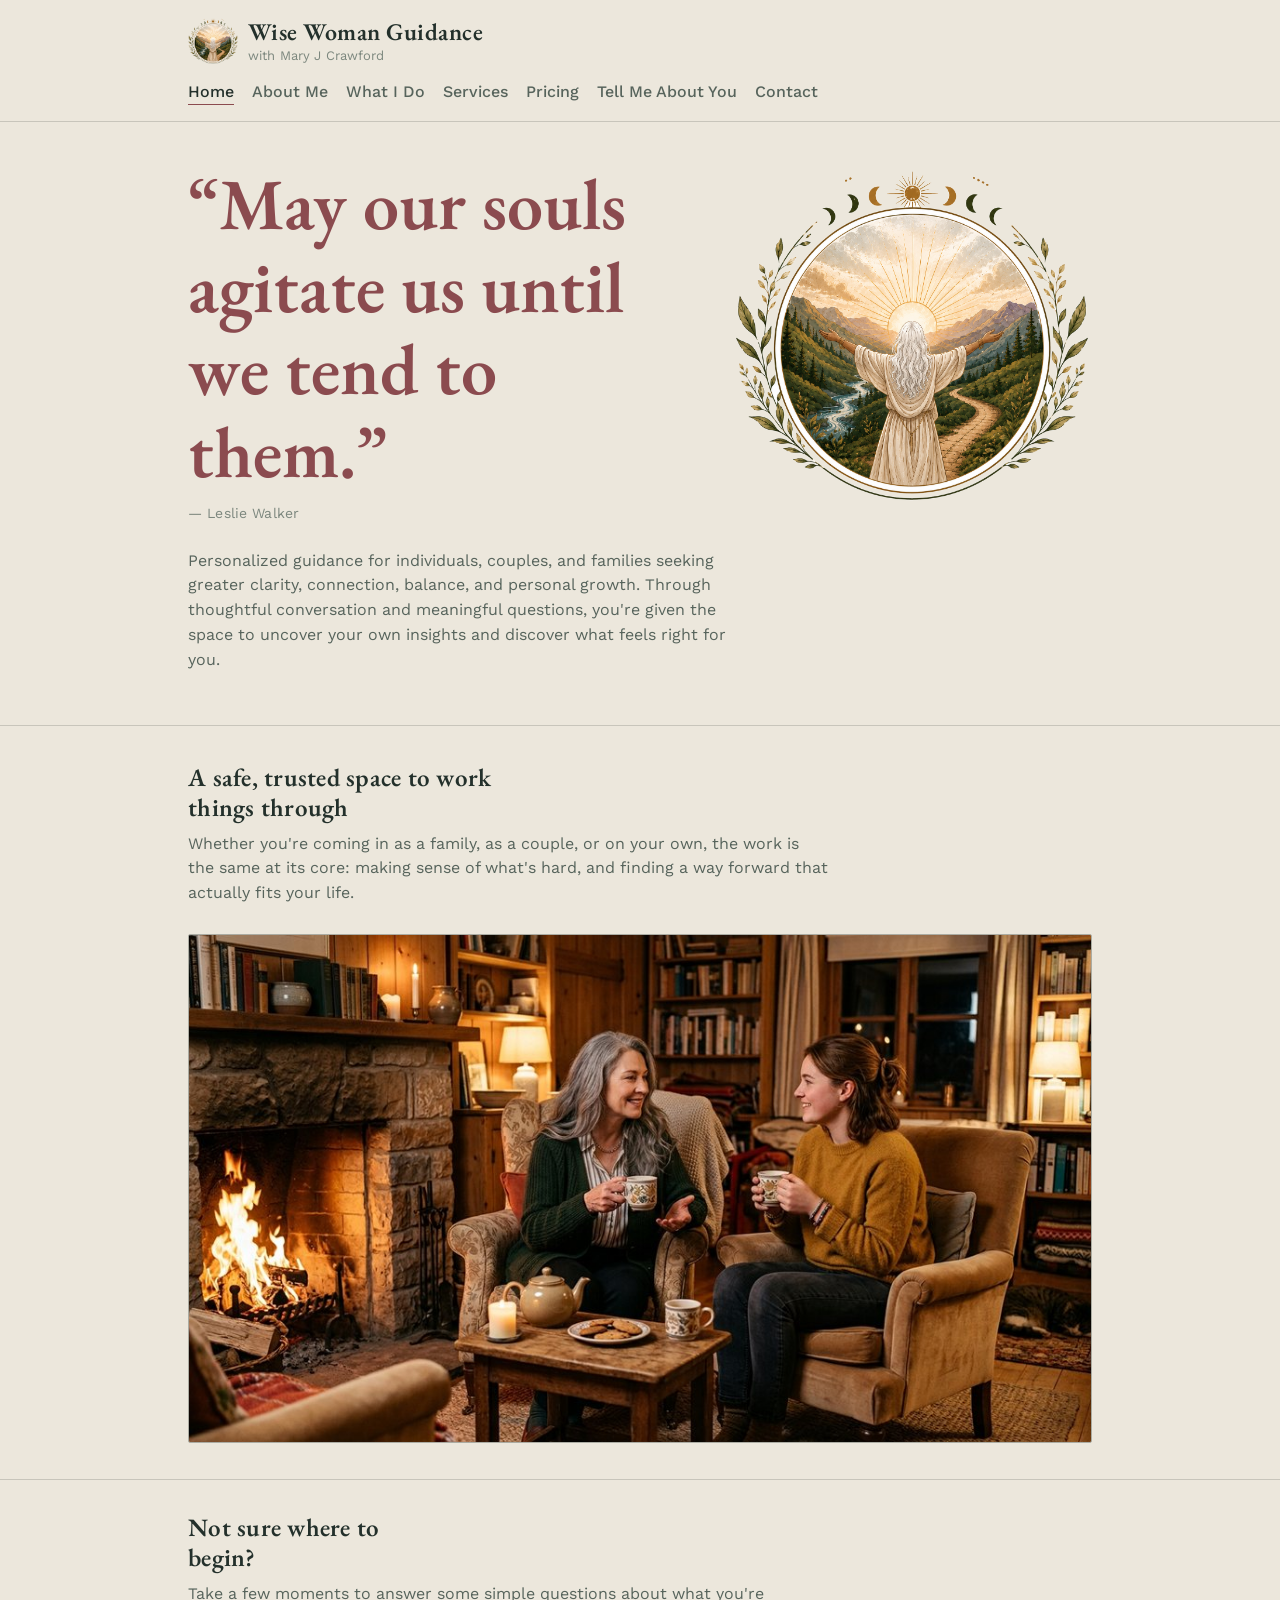
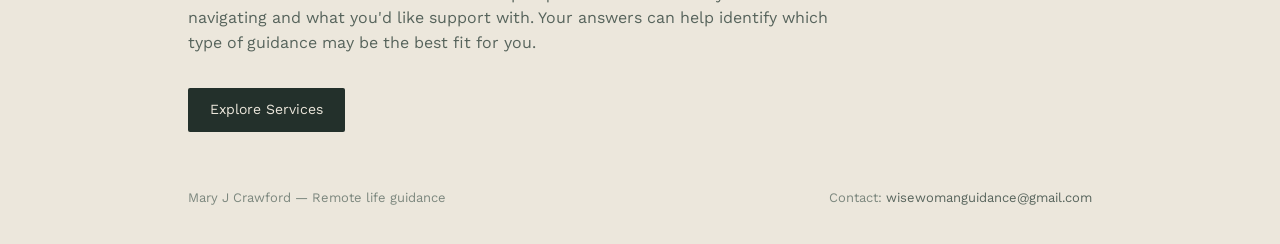
<file: index.html>
<!DOCTYPE html>
<html lang="en">
<head>
<meta charset="UTF-8">
<meta name="viewport" content="width=device-width, initial-scale=1.0">
<title>Wise Woman Guidance — with Mary J Crawford</title>
<meta name="description" content="Personalized support and guidance for life's transitions, relationships, challenges, and personal growth.">
<link rel="preconnect" href="https://fonts.googleapis.com">
<link href="https://fonts.googleapis.com/css2?family=EB+Garamond:wght@500;600;700&family=Work+Sans:wght@400;500&display=swap" rel="stylesheet">
<link rel="stylesheet" href="style.css">
</head>
<body>

<header class="site">
  <div class="wrap">
    <div class="brand"><img src="wise-woman-logo-v2.png" alt="Wise Woman Guidance logo"><span class="brand-text">Wise Woman Guidance<span class="brand-sub">with Mary J Crawford</span></span></div>
    <nav class="primary">
      <ul>
        <li><a href="index.html" aria-current="page">Home</a></li>
        <li><a href="about.html">About Me</a></li>
        <li><a href="what-i-do.html">What I Do</a></li>
        <li><a href="services.html">Services</a></li>
        <li><a href="pricing.html">Pricing</a></li>
        <li><a href="tell-me-about-you.html">Tell Me About You</a></li>
        <li><a href="contact.html">Contact</a></li>
      </ul>
    </nav>
  </div>
</header>

<section class="hero">
  <div class="wrap">
    <img src="wise-woman-logo-v2.png" alt="Wise Woman Guidance emblem" class="hero-logo">
    <p class="epigraph">&ldquo;May our souls agitate us until we tend to them.&rdquo;</p>
    <p class="epigraph-attrib">&mdash; Leslie Walker</p>
    <p class="epigraph-sub">Personalized guidance for individuals, couples, and families seeking greater clarity, connection, balance, and personal growth. Through thoughtful conversation and meaningful questions, you're given the space to uncover your own insights and discover what feels right for you.</p>
  </div>
</section>

<section>
  <div class="wrap">
    <h2>A safe, trusted space to work things through</h2>
    <p class="lede">Whether you're coming in as a family, as a couple, or on your own, the work is the same at its core: making sense of what's hard, and finding a way forward that actually fits your life.</p>
    <div class="framed-photo">
      <img src="home-hero-photo.jpg" alt="Two women sharing tea and conversation by a fireside">
    </div>
  </div>
</section>

<section class="cta-block" style="border-bottom:none;">
  <div class="wrap">
    <h2>Not sure where to begin?</h2>
    <p class="lede">Take a few moments to answer some simple questions about what you're navigating and what you'd like support with. Your answers can help identify which type of guidance may be the best fit for you.</p>
    <a href="services.html" class="btn">Explore Services</a>
  </div>
</section>

<footer class="site">
  <div class="wrap">
    <div>Mary J Crawford &mdash; Remote life guidance</div>
    <div>Contact: <a href="mailto:wisewomanguidance@gmail.com">wisewomanguidance@gmail.com</a></div>
  </div>
</footer>

</body>
</html>
</file>
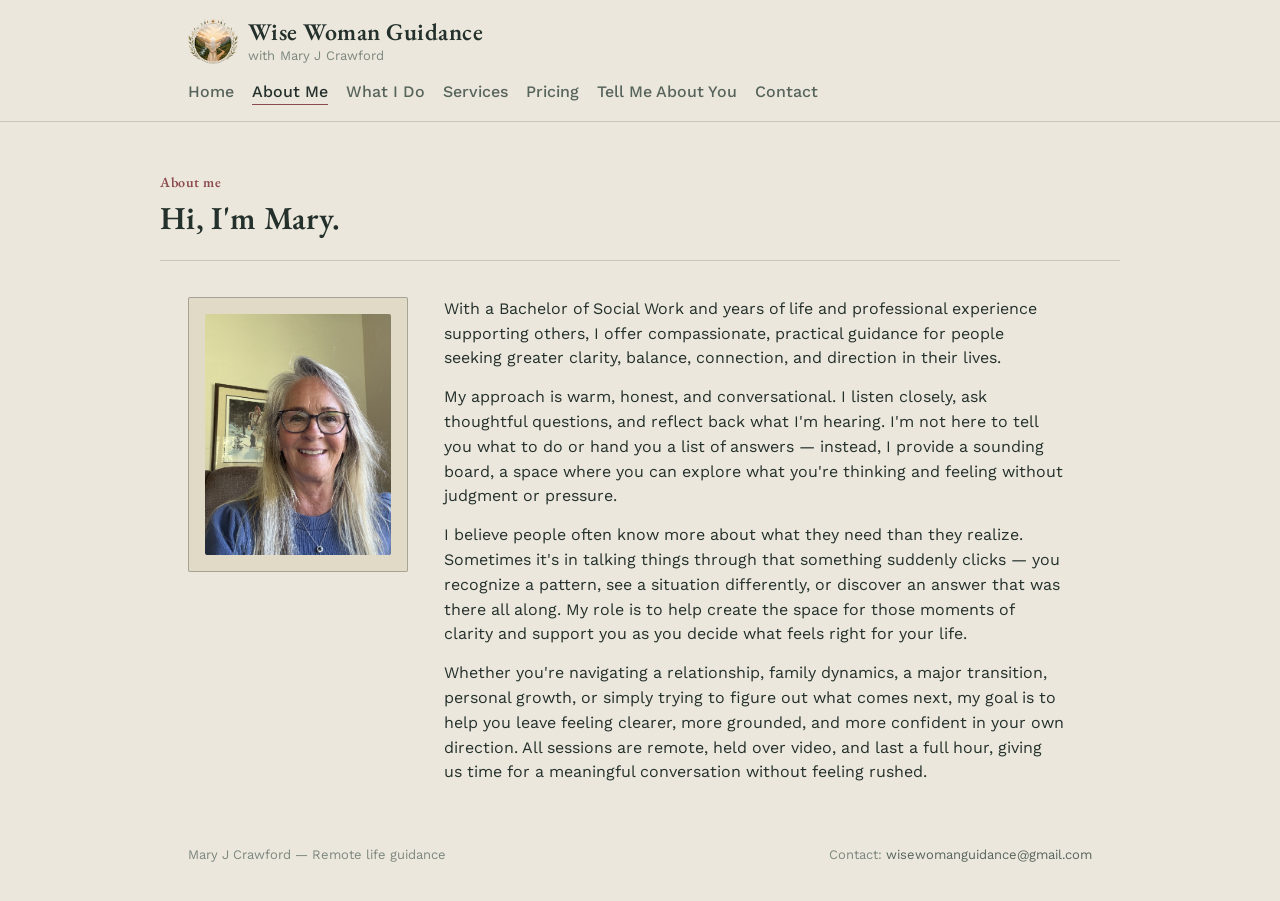
<file: about.html>
<!DOCTYPE html>
<html lang="en">
<head>
<meta charset="UTF-8">
<meta name="viewport" content="width=device-width, initial-scale=1.0">
<title>About Me — Wise Woman Guidance</title>
<link rel="preconnect" href="https://fonts.googleapis.com">
<link href="https://fonts.googleapis.com/css2?family=EB+Garamond:wght@500;600;700&family=Work+Sans:wght@400;500&display=swap" rel="stylesheet">
<link rel="stylesheet" href="style.css">
</head>
<body>

<header class="site">
  <div class="wrap">
    <div class="brand"><img src="wise-woman-logo-v2.png" alt="Wise Woman Guidance logo"><span class="brand-text">Wise Woman Guidance<span class="brand-sub">with Mary J Crawford</span></span></div>
    <nav class="primary">
      <ul>
        <li><a href="index.html">Home</a></li>
        <li><a href="about.html" aria-current="page">About Me</a></li>
        <li><a href="what-i-do.html">What I Do</a></li>
        <li><a href="services.html">Services</a></li>
        <li><a href="pricing.html">Pricing</a></li>
        <li><a href="tell-me-about-you.html">Tell Me About You</a></li>
        <li><a href="contact.html">Contact</a></li>
      </ul>
    </nav>
  </div>
</header>

<div class="page-head wrap">
  <p class="kicker">About me</p>
  <h1>Hi, I'm Mary.</h1>
</div>

<section style="border-bottom:none;">
  <div class="wrap about-grid">
    <div class="portrait"><img src="mary-profile-portrait.jpg" alt="Mary J Crawford"></div>
    <div class="bio">
      <p>With a Bachelor of Social Work and years of life and professional experience supporting others, I offer compassionate, practical guidance for people seeking greater clarity, balance, connection, and direction in their lives.</p>
      <p>My approach is warm, honest, and conversational. I listen closely, ask thoughtful questions, and reflect back what I'm hearing. I'm not here to tell you what to do or hand you a list of answers — instead, I provide a sounding board, a space where you can explore what you're thinking and feeling without judgment or pressure.</p>
      <p>I believe people often know more about what they need than they realize. Sometimes it's in talking things through that something suddenly clicks — you recognize a pattern, see a situation differently, or discover an answer that was there all along. My role is to help create the space for those moments of clarity and support you as you decide what feels right for your life.</p>
      <p>Whether you're navigating a relationship, family dynamics, a major transition, personal growth, or simply trying to figure out what comes next, my goal is to help you leave feeling clearer, more grounded, and more confident in your own direction. All sessions are remote, held over video, and last a full hour, giving us time for a meaningful conversation without feeling rushed.</p>
    </div>
  </div>
</section>

<footer class="site">
  <div class="wrap">
    <div>Mary J Crawford &mdash; Remote life guidance</div>
    <div>Contact: <a href="mailto:wisewomanguidance@gmail.com">wisewomanguidance@gmail.com</a></div>
  </div>
</footer>

</body>
</html>
</file>
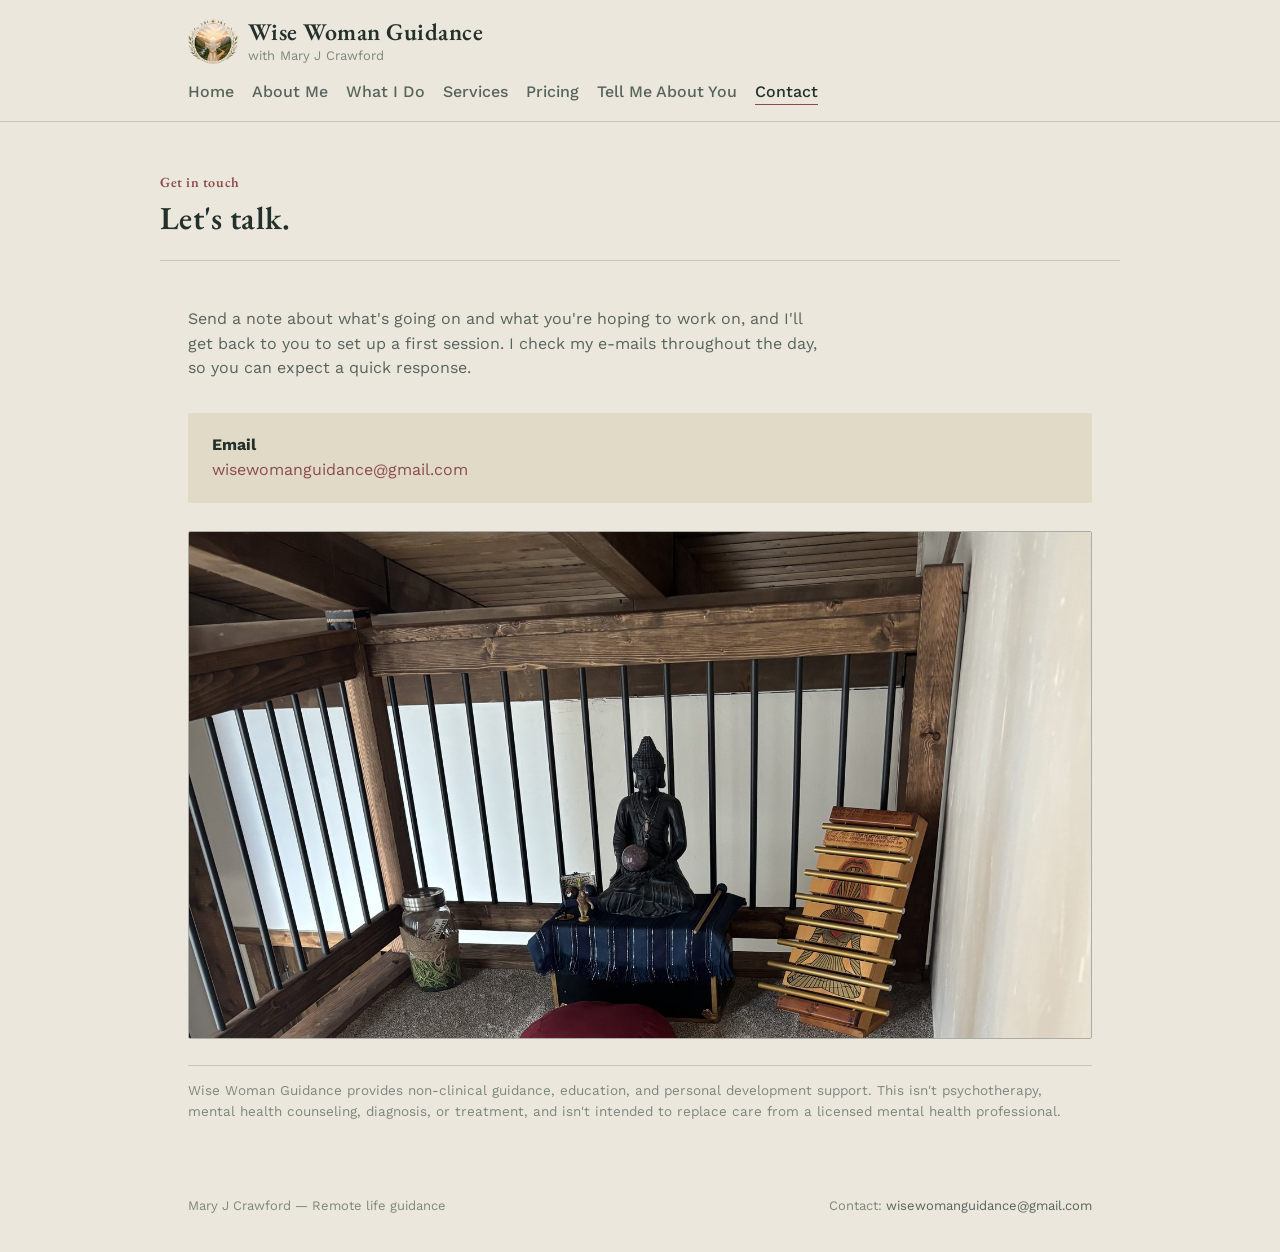
<file: contact.html>
<!DOCTYPE html>
<html lang="en">
<head>
<meta charset="UTF-8">
<meta name="viewport" content="width=device-width, initial-scale=1.0">
<title>Contact — Wise Woman Guidance</title>
<link rel="preconnect" href="https://fonts.googleapis.com">
<link href="https://fonts.googleapis.com/css2?family=EB+Garamond:wght@500;600;700&family=Work+Sans:wght@400;500&display=swap" rel="stylesheet">
<link rel="stylesheet" href="style.css">
</head>
<body>

<header class="site">
  <div class="wrap">
    <div class="brand"><img src="wise-woman-logo-v2.png" alt="Wise Woman Guidance logo"><span class="brand-text">Wise Woman Guidance<span class="brand-sub">with Mary J Crawford</span></span></div>
    <nav class="primary">
      <ul>
        <li><a href="index.html">Home</a></li>
        <li><a href="about.html">About Me</a></li>
        <li><a href="what-i-do.html">What I Do</a></li>
        <li><a href="services.html">Services</a></li>
        <li><a href="pricing.html">Pricing</a></li>
        <li><a href="tell-me-about-you.html">Tell Me About You</a></li>
        <li><a href="contact.html" aria-current="page">Contact</a></li>
      </ul>
    </nav>
  </div>
</header>

<div class="page-head wrap">
  <p class="kicker">Get in touch</p>
  <h1>Let's talk.</h1>
</div>

<section style="border-bottom:none;">
  <div class="wrap">
    <p class="lede">Send a note about what's going on and what you're hoping to work on, and I'll get back to you to set up a first session. I check my e-mails throughout the day, so you can expect a quick response.</p>
    <div class="session-note" style="margin-top:32px;">
      <div class="txt">
        <p style="margin:0;"><strong>Email</strong><br><a href="mailto:wisewomanguidance@gmail.com">wisewomanguidance@gmail.com</a></p>
      </div>
    </div>
    <div class="framed-photo">
<img src="meditation-space.jpg" alt="A quiet corner set up for reflection, with a Buddha statue and meditation cushion">
</div>
<p class="more-note">Wise Woman Guidance provides non-clinical guidance, education, and personal development support. This isn't psychotherapy, mental health counseling, diagnosis, or treatment, and isn't intended to replace care from a licensed mental health professional.</p>
  </div>
</section>

  <footer class="site">
    <div class="wrap">
      <div>Mary J Crawford &mdash; Remote life guidance</div>
      <div>Contact: <a href="mailto:wisewomanguidance@gmail.com">wisewomanguidance@gmail.com</a></div>
    </div>
  </footer>

</body>
</html>
</file>
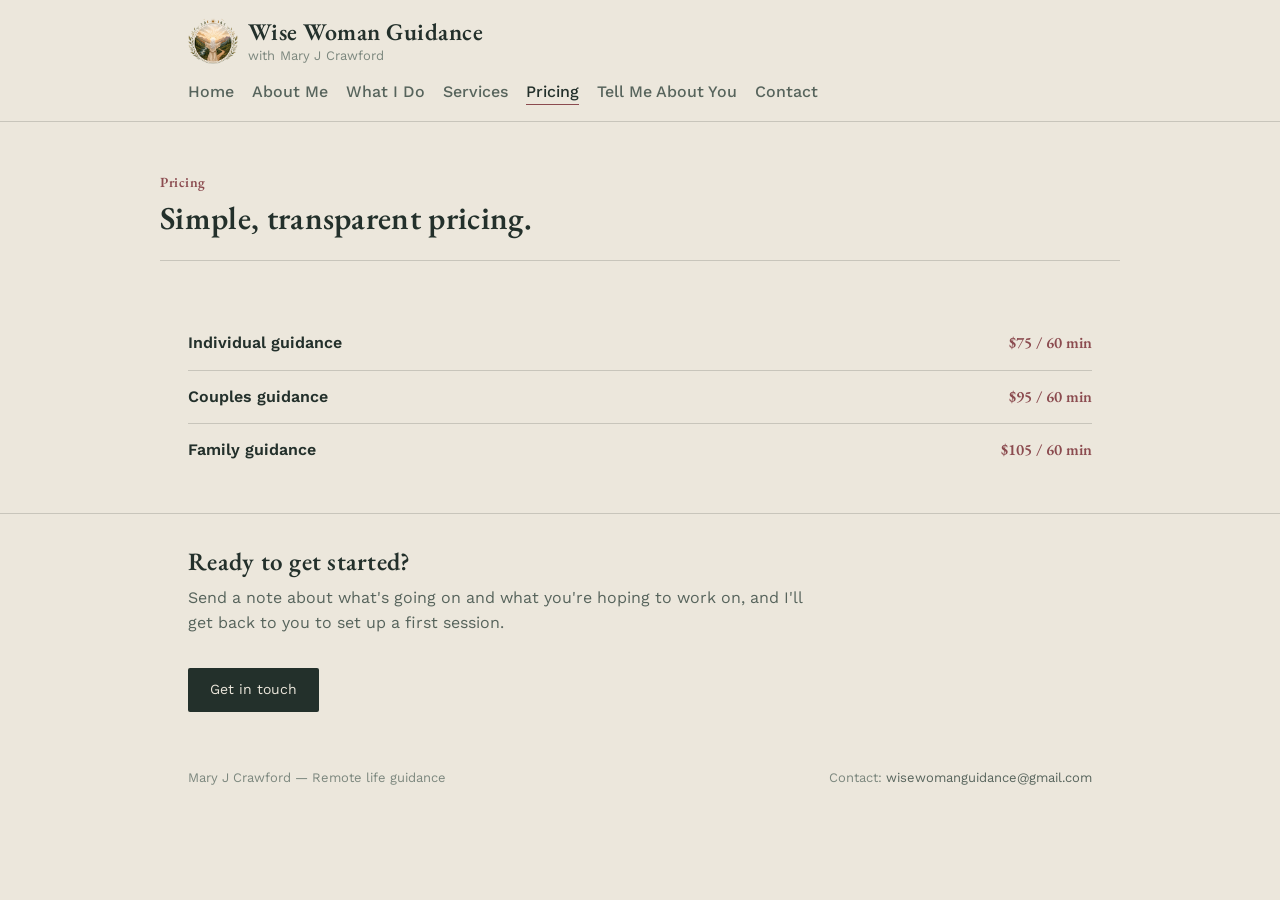
<file: pricing.html>
<!DOCTYPE html>
<html lang="en">
<head>
<meta charset="UTF-8">
<meta name="viewport" content="width=device-width, initial-scale=1.0">
<title>Pricing — Wise Woman Guidance</title>
<link rel="preconnect" href="https://fonts.googleapis.com">
<link href="https://fonts.googleapis.com/css2?family=EB+Garamond:wght@500;600;700&family=Work+Sans:wght@400;500&display=swap" rel="stylesheet">
<link rel="stylesheet" href="style.css">
</head>
<body>

<header class="site">
  <div class="wrap">
    <div class="brand"><img src="wise-woman-logo-v2.png" alt="Wise Woman Guidance logo"><span class="brand-text">Wise Woman Guidance<span class="brand-sub">with Mary J Crawford</span></span></div>
    <nav class="primary">
      <ul>
        <li><a href="index.html">Home</a></li>
        <li><a href="about.html">About Me</a></li>
        <li><a href="what-i-do.html">What I Do</a></li>
        <li><a href="services.html">Services</a></li>
        <li><a href="pricing.html" aria-current="page">Pricing</a></li>
        <li><a href="tell-me-about-you.html">Tell Me About You</a></li>
        <li><a href="contact.html">Contact</a></li>
      </ul>
    </nav>
  </div>
</header>

<div class="page-head wrap">
  <p class="kicker">Pricing</p>
  <h1>Simple, transparent pricing.</h1>
</div>

<section>
  <div class="wrap">
    <ul class="pricing-list">
      <li><span><strong>Individual guidance</strong></span><span class="amount">$75 / 60 min</span></li>
      <li><span><strong>Couples guidance</strong></span><span class="amount">$95 / 60 min</span></li>
      <li><span><strong>Family guidance</strong></span><span class="amount">$105 / 60 min</span></li>
    </ul>
  </div>
</section>

<section class="cta-block" style="border-bottom:none;">
  <div class="wrap">
    <h2>Ready to get started?</h2>
    <p class="lede">Send a note about what's going on and what you're hoping to work on, and I'll get back to you to set up a first session.</p>
    <a href="mailto:wisewomanguidance@gmail.com" class="btn">Get in touch</a>
  </div>
</section>

<footer class="site">
  <div class="wrap">
    <div>Mary J Crawford &mdash; Remote life guidance</div>
    <div>Contact: <a href="mailto:wisewomanguidance@gmail.com">wisewomanguidance@gmail.com</a></div>
  </div>
</footer>

</body>
</html>
</file>
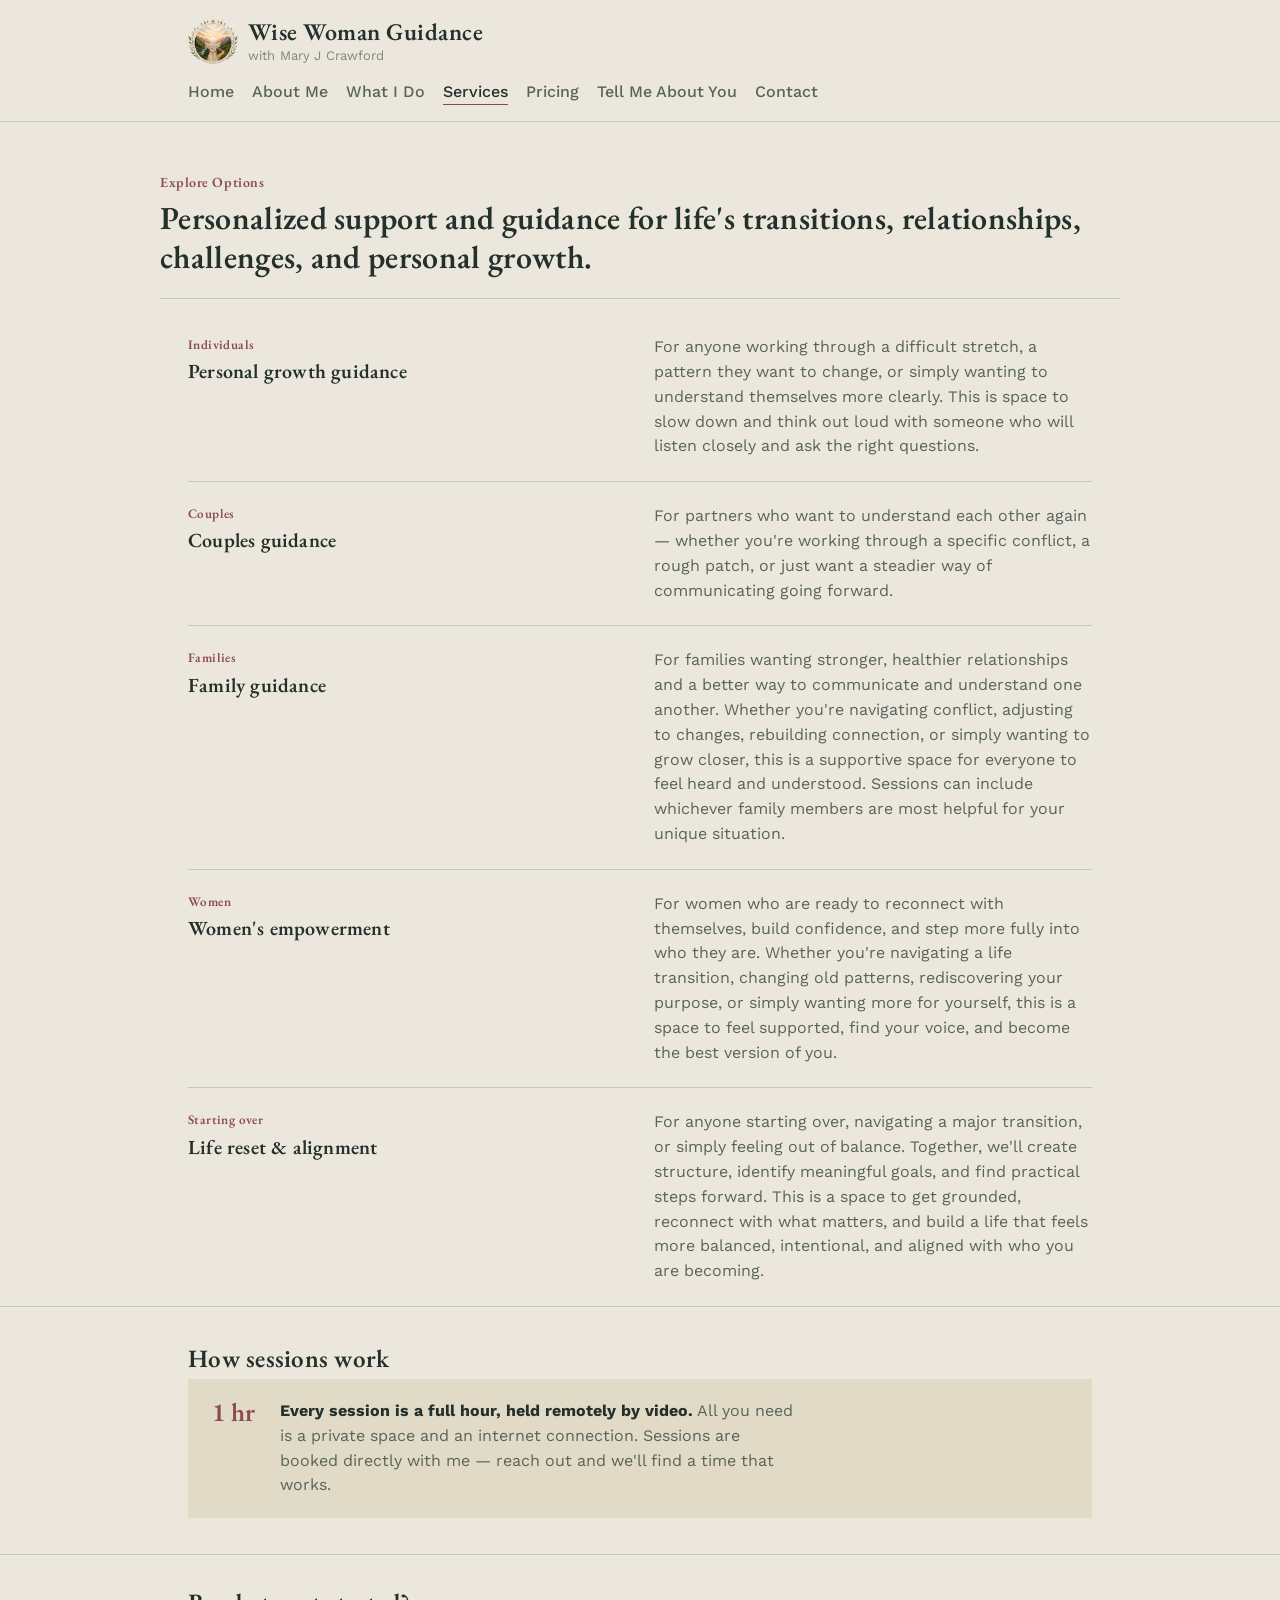
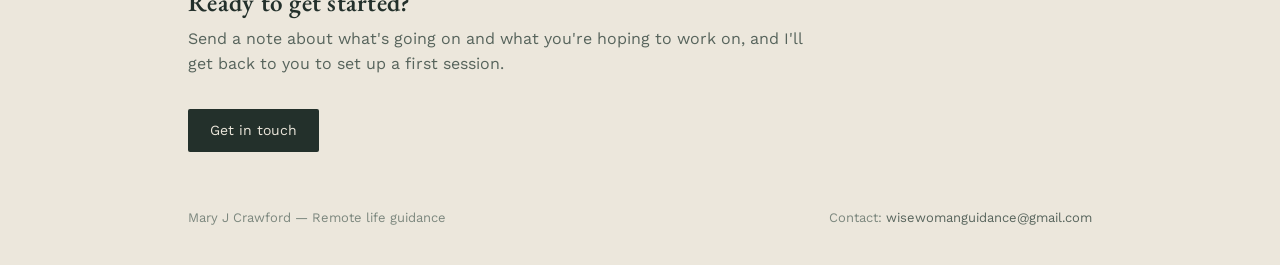
<file: services.html>
<!DOCTYPE html>
<html lang="en">
<head>
<meta charset="UTF-8">
<meta name="viewport" content="width=device-width, initial-scale=1.0">
<title>Services — Wise Woman Guidance</title>
<link rel="preconnect" href="https://fonts.googleapis.com">
<link href="https://fonts.googleapis.com/css2?family=EB+Garamond:wght@500;600;700&family=Work+Sans:wght@400;500&display=swap" rel="stylesheet">
<link rel="stylesheet" href="style.css">
</head>
<body>

<header class="site">
  <div class="wrap">
    <div class="brand"><img src="wise-woman-logo-v2.png" alt="Wise Woman Guidance logo"><span class="brand-text">Wise Woman Guidance<span class="brand-sub">with Mary J Crawford</span></span></div>
    <nav class="primary">
      <ul>
        <li><a href="index.html">Home</a></li>
        <li><a href="about.html">About Me</a></li>
        <li><a href="what-i-do.html">What I Do</a></li>
        <li><a href="services.html" aria-current="page">Services</a></li>
        <li><a href="pricing.html">Pricing</a></li>
        <li><a href="tell-me-about-you.html">Tell Me About You</a></li>
        <li><a href="contact.html">Contact</a></li>
      </ul>
    </nav>
  </div>
</header>

<div class="page-head wrap" id="explore-options">
  <p class="kicker">Explore Options</p>
  <h1>Personalized support and guidance for life's transitions, relationships, challenges, and personal growth.</h1>
</div>

<section style="padding-bottom:0;">
  <div class="wrap">

    <div class="service">
      <div>
        <p class="who">Individuals</p>
        <h3>Personal growth guidance</h3>
      </div>
      <p>For anyone working through a difficult stretch, a pattern they want to change, or simply wanting to understand themselves more clearly. This is space to slow down and think out loud with someone who will listen closely and ask the right questions.</p>
    </div>

    <div class="service">
      <div>
        <p class="who">Couples</p>
        <h3>Couples guidance</h3>
      </div>
      <p>For partners who want to understand each other again — whether you're working through a specific conflict, a rough patch, or just want a steadier way of communicating going forward.</p>
    </div>

    <div class="service">
      <div>
        <p class="who">Families</p>
        <h3>Family guidance</h3>
      </div>
      <p>For families wanting stronger, healthier relationships and a better way to communicate and understand one another. Whether you're navigating conflict, adjusting to changes, rebuilding connection, or simply wanting to grow closer, this is a supportive space for everyone to feel heard and understood. Sessions can include whichever family members are most helpful for your unique situation.</p>
    </div>

    <div class="service">
      <div>
        <p class="who">Women</p>
        <h3>Women's empowerment</h3>
      </div>
      <p>For women who are ready to reconnect with themselves, build confidence, and step more fully into who they are. Whether you're navigating a life transition, changing old patterns, rediscovering your purpose, or simply wanting more for yourself, this is a space to feel supported, find your voice, and become the best version of you.</p>
    </div>

    <div class="service">
      <div>
        <p class="who">Starting over</p>
        <h3>Life reset &amp; alignment</h3>
      </div>
      <p>For anyone starting over, navigating a major transition, or simply feeling out of balance. Together, we'll create structure, identify meaningful goals, and find practical steps forward. This is a space to get grounded, reconnect with what matters, and build a life that feels more balanced, intentional, and aligned with who you are becoming.</p>
    </div>

  </div>
</section>

<section>
  <div class="wrap">
    <h2>How sessions work</h2>
    <div class="session-note">
      <div class="fig">1 hr</div>
      <div class="txt"><strong>Every session is a full hour, held remotely by video.</strong> All you need is a private space and an internet connection. Sessions are booked directly with me — reach out and we'll find a time that works.</div>
    </div>
  </div>
</section>

<section class="cta-block" style="border-bottom:none;">
  <div class="wrap">
    <h2>Ready to get started?</h2>
    <p class="lede">Send a note about what's going on and what you're hoping to work on, and I'll get back to you to set up a first session.</p>
    <a href="mailto:wisewomanguidance@gmail.com" class="btn">Get in touch</a>
  </div>
</section>

<footer class="site">
  <div class="wrap">
    <div>Mary J Crawford &mdash; Remote life guidance</div>
    <div>Contact: <a href="mailto:wisewomanguidance@gmail.com">wisewomanguidance@gmail.com</a></div>
  </div>
</footer>

</body>
</html>
</file>
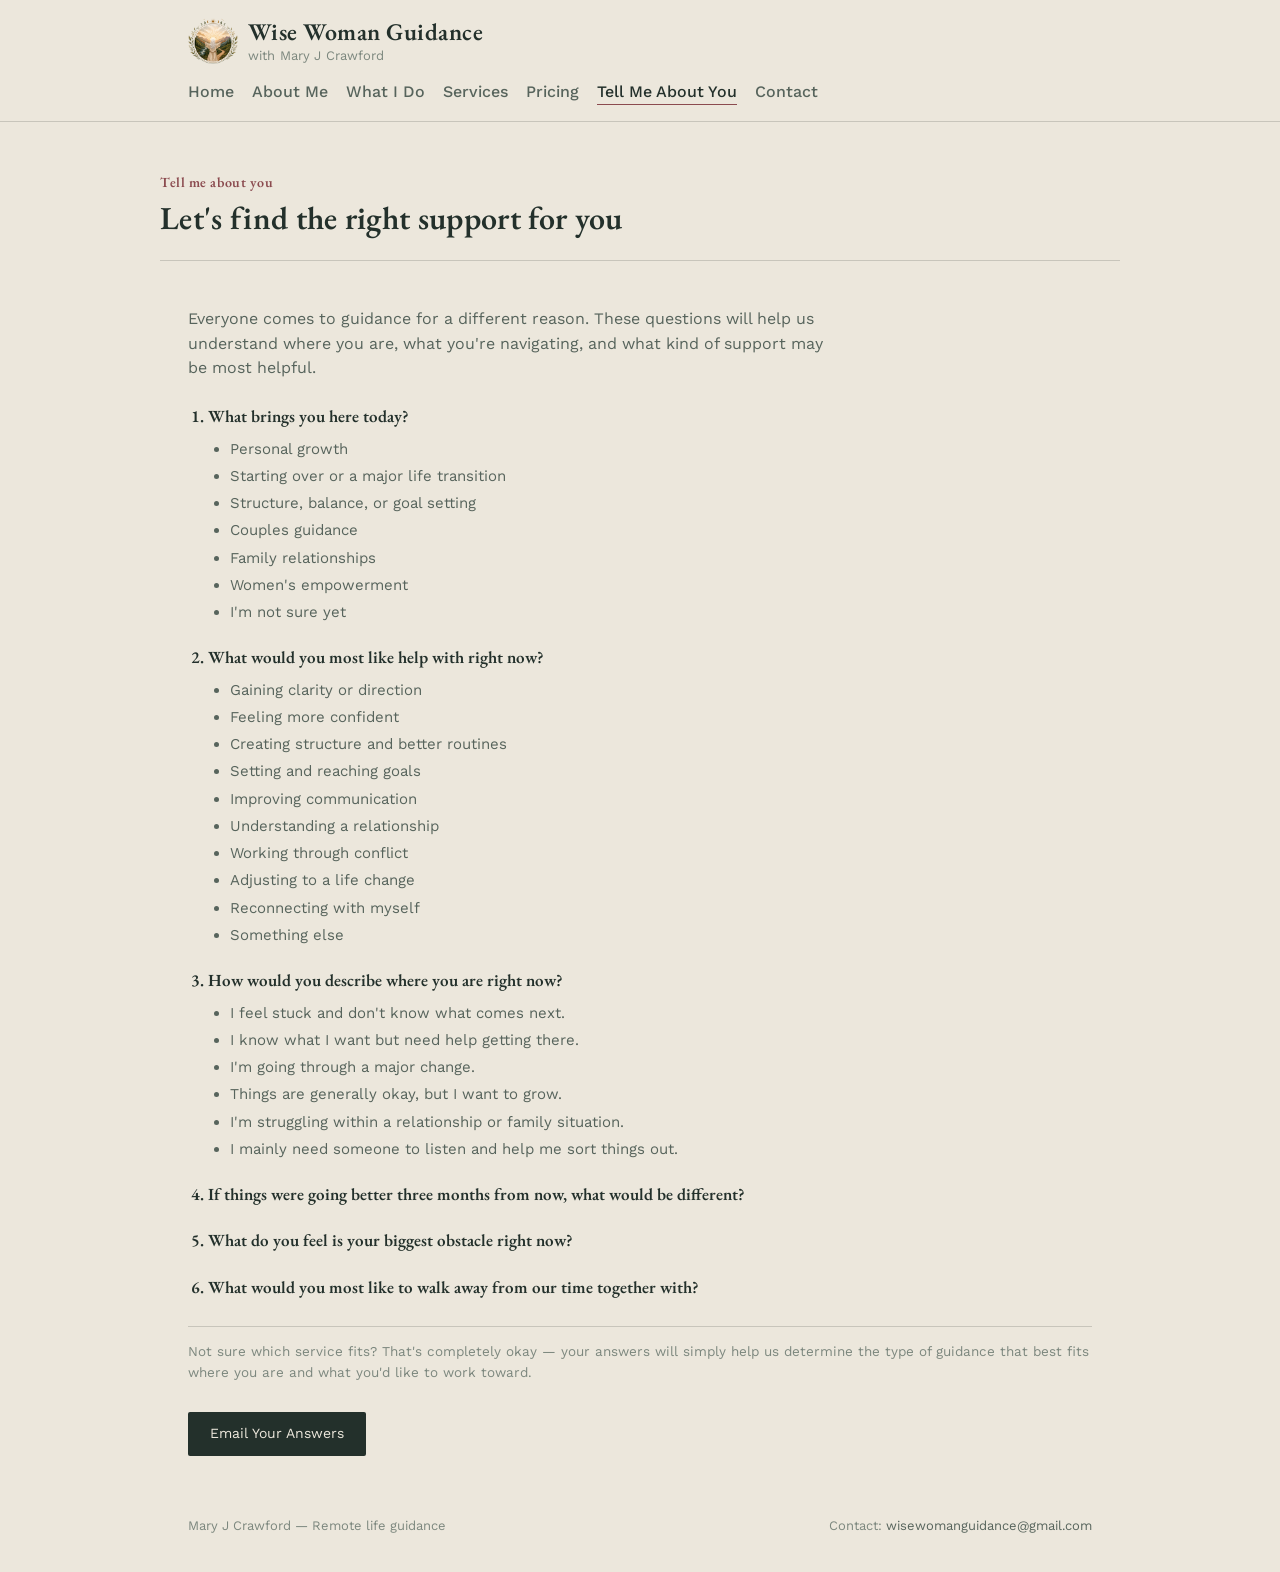
<file: tell-me-about-you.html>
<!DOCTYPE html>
<html lang="en">
<head>
<meta charset="UTF-8">
<meta name="viewport" content="width=device-width, initial-scale=1.0">
<title>Tell Me About You — Wise Woman Guidance</title>
<link rel="preconnect" href="https://fonts.googleapis.com">
<link href="https://fonts.googleapis.com/css2?family=EB+Garamond:wght@500;600;700&family=Work+Sans:wght@400;500&display=swap" rel="stylesheet">
<link rel="stylesheet" href="style.css">
</head>
<body>

<header class="site">
  <div class="wrap">
    <div class="brand"><img src="wise-woman-logo-v2.png" alt="Wise Woman Guidance logo"><span class="brand-text">Wise Woman Guidance<span class="brand-sub">with Mary J Crawford</span></span></div>
    <nav class="primary">
      <ul>
        <li><a href="index.html">Home</a></li>
        <li><a href="about.html">About Me</a></li>
        <li><a href="what-i-do.html">What I Do</a></li>
        <li><a href="services.html">Services</a></li>
        <li><a href="pricing.html">Pricing</a></li>
        <li><a href="tell-me-about-you.html" aria-current="page">Tell Me About You</a></li>
        <li><a href="contact.html">Contact</a></li>
      </ul>
    </nav>
  </div>
</header>

<div class="page-head wrap">
  <p class="kicker">Tell me about you</p>
  <h1>Let's find the right support for you</h1>
</div>

<section>
  <div class="wrap">
    <p class="lede">Everyone comes to guidance for a different reason. These questions will help us understand where you are, what you're navigating, and what kind of support may be most helpful.</p>
    <ol class="quiz-list">
      <li>What brings you here today?
        <ul class="quiz-options">
          <li>Personal growth</li>
          <li>Starting over or a major life transition</li>
          <li>Structure, balance, or goal setting</li>
          <li>Couples guidance</li>
          <li>Family relationships</li>
          <li>Women's empowerment</li>
          <li>I'm not sure yet</li>
        </ul>
      </li>
      <li>What would you most like help with right now?
        <ul class="quiz-options">
          <li>Gaining clarity or direction</li>
          <li>Feeling more confident</li>
          <li>Creating structure and better routines</li>
          <li>Setting and reaching goals</li>
          <li>Improving communication</li>
          <li>Understanding a relationship</li>
          <li>Working through conflict</li>
          <li>Adjusting to a life change</li>
          <li>Reconnecting with myself</li>
          <li>Something else</li>
        </ul>
      </li>
      <li>How would you describe where you are right now?
        <ul class="quiz-options">
          <li>I feel stuck and don't know what comes next.</li>
          <li>I know what I want but need help getting there.</li>
          <li>I'm going through a major change.</li>
          <li>Things are generally okay, but I want to grow.</li>
          <li>I'm struggling within a relationship or family situation.</li>
          <li>I mainly need someone to listen and help me sort things out.</li>
        </ul>
      </li>
      <li>If things were going better three months from now, what would be different?</li>
      <li>What do you feel is your biggest obstacle right now?</li>
      <li>What would you most like to walk away from our time together with?</li>
    </ol>
    <p class="more-note">Not sure which service fits? That's completely okay &mdash; your answers will simply help us determine the type of guidance that best fits where you are and what you'd like to work toward.</p>
    <a href="mailto:wisewomanguidance@gmail.com?subject=My%20responses%20-%20Wise%20Woman%20Guidance&body=1.%20What%20brings%20you%20here%20today%3F%0A%0A2.%20What%20would%20you%20most%20like%20help%20with%20right%20now%3F%0A%0A3.%20How%20would%20you%20describe%20where%20you%20are%20right%20now%3F%0A%0A4.%20If%20things%20were%20going%20better%20three%20months%20from%20now%2C%20what%20would%20be%20different%3F%0A%0A5.%20What%20do%20you%20feel%20is%20your%20biggest%20obstacle%20right%20now%3F%0A%0A6.%20What%20would%20you%20most%20like%20to%20walk%20away%20from%20our%20time%20together%20with%3F%0A" class="btn">Email Your Answers</a>
  </div>
</section>

<footer class="site">
  <div class="wrap">
    <div>Mary J Crawford &mdash; Remote life guidance</div>
    <div>Contact: <a href="mailto:wisewomanguidance@gmail.com">wisewomanguidance@gmail.com</a></div>
  </div>
</footer>

</body>
</html>
</file>
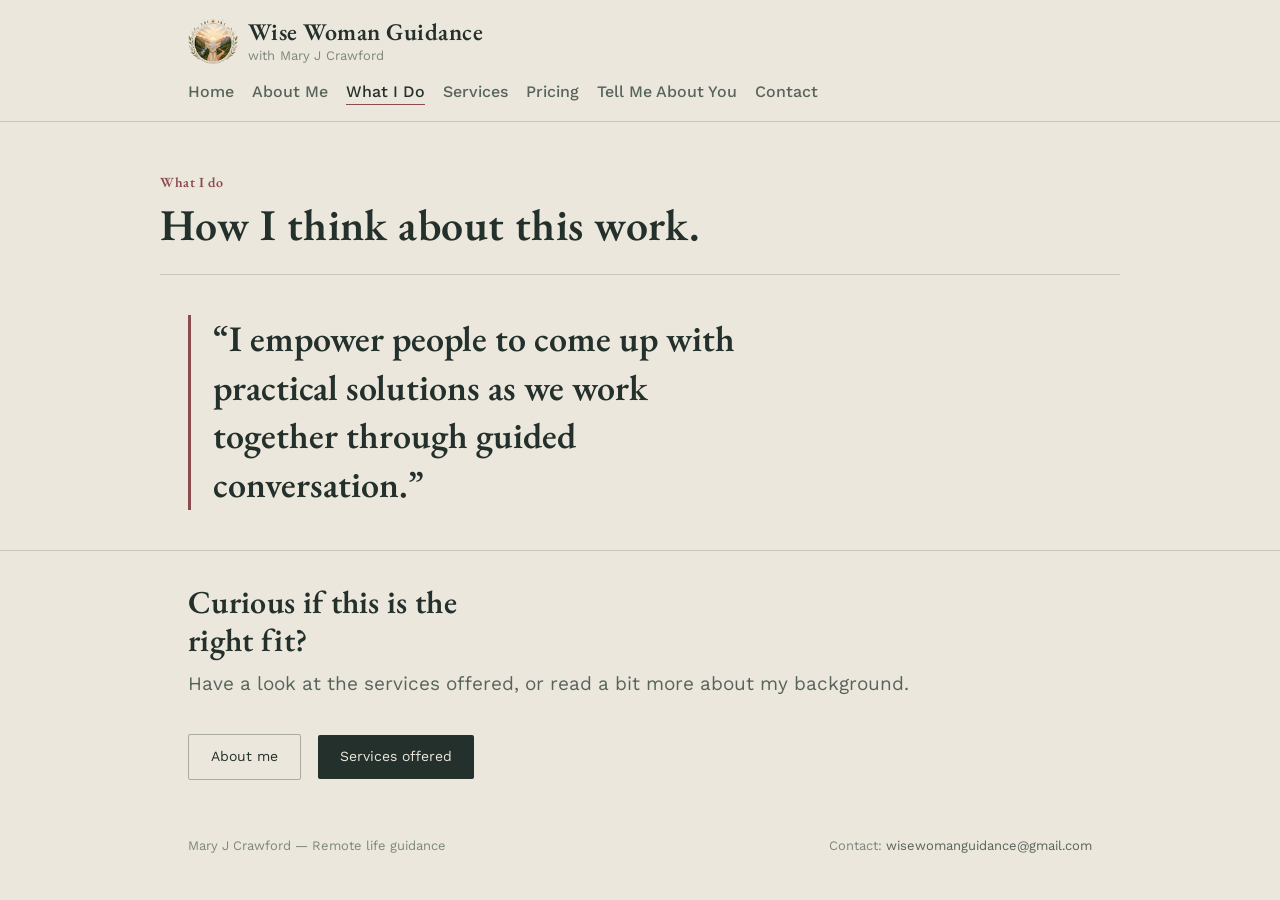
<file: what-i-do.html>
<!DOCTYPE html>
<html lang="en">
<head>
<meta charset="UTF-8">
<meta name="viewport" content="width=device-width, initial-scale=1.0">
<title>What I Do — Wise Woman Guidance</title>
<link rel="preconnect" href="https://fonts.googleapis.com">
<link href="https://fonts.googleapis.com/css2?family=EB+Garamond:wght@500;600;700&family=Work+Sans:wght@400;500&display=swap" rel="stylesheet">
<link rel="stylesheet" href="style.css">
</head>
<body>

<header class="site">
  <div class="wrap">
    <div class="brand"><img src="wise-woman-logo-v2.png" alt="Wise Woman Guidance logo"><span class="brand-text">Wise Woman Guidance<span class="brand-sub">with Mary J Crawford</span></span></div>
    <nav class="primary">
      <ul>
        <li><a href="index.html">Home</a></li>
        <li><a href="about.html">About Me</a></li>
        <li><a href="what-i-do.html" aria-current="page">What I Do</a></li>
        <li><a href="services.html">Services</a></li>
        <li><a href="pricing.html">Pricing</a></li>
        <li><a href="tell-me-about-you.html">Tell Me About You</a></li>
        <li><a href="contact.html">Contact</a></li>
      </ul>
    </nav>
  </div>
</header>

<div class="page-head wrap">
  <p class="kicker">What I do</p>
  <h1 style="font-size:clamp(34px,4.4vw,44px);">How I think about this work.</h1>
</div>

<section>
  <div class="wrap">
    <div class="quote-block">
      <p style="font-size:clamp(27px,3.1vw,36px);max-width:30ch;">&ldquo;I empower people to come up with practical solutions as we work together through guided conversation.&rdquo;</p>
    </div>
  </div>
</section>

<section class="cta-block" style="border-bottom:none;">
  <div class="wrap">
    <h2 style="font-size:clamp(26px,2.8vw,32px);">Curious if this is the right fit?</h2>
    <p class="lede" style="font-size:19px;">Have a look at the services offered, or read a bit more about my background.</p>
    <a href="about.html" class="btn" style="background:transparent; color:var(--ink); border:1px solid var(--line-strong); margin-right:12px;">About me</a>
    <a href="services.html" class="btn">Services offered</a>
  </div>
</section>

<footer class="site">
  <div class="wrap">
    <div>Mary J Crawford &mdash; Remote life guidance</div>
    <div>Contact: <a href="mailto:wisewomanguidance@gmail.com">wisewomanguidance@gmail.com</a></div>
  </div>
</footer>

</body>
</html>
</file>
<file: style.css>
:root{
  --bg: #ECE7DC;
  --bg-panel: #E1DAC6;
  --ink: #23302B;
  --ink-soft: #57645C;
  --ink-faint: #7C877E;
  --accent: #8B4B4F;
  --accent-soft: #C79A6B;
  --line: rgba(35,48,43,0.18);
  --line-strong: rgba(35,48,43,0.32);
  --radius: 2px;
}

*{box-sizing:border-box;}
html{scroll-behavior:smooth;}

body{
  margin:0;
  background:var(--bg);
  color:var(--ink);
  font-family:'Work Sans', 'Helvetica Neue', Arial, sans-serif;
  font-size:16px;
  line-height:1.55;
  -webkit-font-smoothing:antialiased;
}

@media (prefers-reduced-motion: reduce){
  html{scroll-behavior:auto;}
  *{animation-duration:0.001ms !important; transition-duration:0.001ms !important;}
}

h1,h2,h3{
  font-family:'EB Garamond', Georgia, serif;
  font-weight:600;
  line-height:1.2;
  margin:0;
  color:var(--ink);
  letter-spacing:0.01em;
}

a{color:var(--accent); text-decoration:none;}
a:hover{text-decoration:underline;}
a:focus-visible, button:focus-visible{outline:2px solid var(--accent); outline-offset:3px;}

img,svg{display:block; max-width:100%;}

.wrap{max-width:960px; margin:0 auto; padding:0 28px;}

/* ---------- Header / Nav ---------- */
header.site{
  padding:16px 0;
  border-bottom:1px solid var(--line);
}
header.site .wrap{
  display:flex;
  justify-content:space-between;
  align-items:center;
  flex-wrap:wrap;
  gap:14px;
}
.brand{
  font-family:'EB Garamond', Georgia, serif;
  font-size:24px;
  font-weight:600;
  letter-spacing:0.02em;
  display:flex;
  align-items:center;
  gap:10px;
}
.brand img{
  height:50px;
  width:50px;
  object-fit:contain;
  display:block;
}
.brand-text{
  display:flex;
  flex-direction:column;
  line-height:1.2;
}
.brand-sub{
  font-family:'Work Sans', sans-serif;
  font-weight:400;
  font-size:13px;
  letter-spacing:0.01em;
  text-transform:none;
  color:var(--ink-faint);
  margin-top:1px;
}
nav.primary ul{
  display:flex;
  gap:18px;
  list-style:none;
  margin:0;
  padding:0;
  flex-wrap:wrap;
}
nav.primary a{
  color:var(--ink-soft);
  font-size:16px;font-weight:500;
  border-bottom:1px solid transparent;
  padding-bottom:3px;
  transition:color .2s, border-color .2s;
}
nav.primary a:hover, nav.primary a[aria-current="page"]{
  color:var(--ink);
  border-color:var(--accent);
  text-decoration:none;
}

/* ---------- Hero (home) ---------- */
.hero{
  padding:40px 0 32px;
}
.hero .epigraph{
  font-family:'EB Garamond', Georgia, serif;
  font-size:clamp(48px, 6.6vw, 72px);
  font-weight:600;
  color:var(--accent);
  max-width:16ch;
  margin:0 0 10px;
  line-height:1.15;
}
.hero .epigraph-attrib{
  font-family:'Work Sans', sans-serif;
  font-size:14px;
  color:var(--ink-faint);
  margin:0 0 24px;
  letter-spacing:0.01em;
}
.hero .epigraph-sub{
  color:var(--ink-soft);
  max-width:56ch;
  margin:0 0 20px;
  font-size:16px;
}
.hero .statement{
  font-family:'EB Garamond', Georgia, serif;
  font-weight:600;
  font-size:clamp(26px, 3vw, 34px);
  line-height:1.28;
  max-width:26ch;
  margin:0;
}
.hero .statement .name{
  color:var(--accent);
}
.hero .sub{
  margin-top:16px;
  max-width:52ch;
  color:var(--ink-soft);
  font-size:16px;
}

/* ---------- Framed photo (standalone image blocks) ---------- */
.framed-photo{
  border-radius:var(--radius);
  overflow:hidden;
  border:1px solid var(--line-strong);
  aspect-ratio:16/9;
  margin-top:28px;
}
.framed-photo img{
  width:100%;
  height:100%;
  object-fit:cover;
}

/* ---------- Generic page header (about/services/etc) ---------- */
.page-head{
  padding:36px 0 22px;
  border-bottom:1px solid var(--line);
}
.page-head h1{font-size:clamp(26px,3.2vw,32px);}
.page-head .kicker{
  color:var(--accent);
  font-family:'EB Garamond', Georgia, serif;
  font-weight:600;
  font-size:14px;
  letter-spacing:0.04em;
  margin-bottom:6px;
}

/* ---------- Sections ---------- */
section{
  padding:36px 0;
  border-bottom:1px solid var(--line);
}
section:last-of-type{border-bottom:none;}
section h2{
  font-size:clamp(21px,2.2vw,25px);
  max-width:24ch;
}
section .lede{
  max-width:64ch;
  color:var(--ink-soft);
  margin-top:10px;
  font-size:16px;
}

/* ---------- About page layout ---------- */
.about-grid{
  display:grid;
  grid-template-columns:220px 1fr;
  gap:36px;
}
.about-grid .portrait{
  aspect-ratio:4/5;
  background:var(--bg-panel);
  border:1px solid var(--line-strong);
  border-radius:var(--radius);
  display:flex;
  align-items:center;
  justify-content:center;
  color:var(--ink-faint);
  font-size:13px;
  text-align:center;
  padding:16px;
  overflow:hidden;
}
.about-grid .portrait img{
  width:100%;
  height:100%;
  object-fit:cover;
  border-radius:var(--radius);
}
.about-grid .bio p{margin:0 0 14px; max-width:62ch;}
.about-grid .bio p:last-child{margin-bottom:0;}
.credential-line{
  margin-top:16px;
  padding-top:14px;
  border-top:1px solid var(--line);
  color:var(--ink-faint);
  font-size:13.5px;
}
@media (max-width:700px){
  .about-grid{grid-template-columns:1fr;}
  .about-grid .portrait{max-width:200px;}
}

/* ---------- Services list ---------- */
.service{
  display:grid;
  grid-template-columns:1fr 1fr;
  gap:28px;
  padding:22px 0;
  border-bottom:1px solid var(--line);
}
.service:first-child{padding-top:0;}
.service:last-child{border-bottom:none;}
.service h3{font-size:20px; margin-bottom:8px; font-weight:600;}
.service .who{
  font-size:13px;
  color:var(--accent);
  font-family:'EB Garamond', Georgia, serif;
  font-weight:600;
  letter-spacing:0.03em;
  margin-bottom:4px;
}
.service p{color:var(--ink-soft); margin:0;}
@media (max-width:700px){
  .service{grid-template-columns:1fr;}
}

.session-note{
  background:var(--bg-panel);
  border-radius:var(--radius);
  padding:20px 24px;
  margin-top:6px;
  display:flex;
  gap:16px;
  align-items:flex-start;
  flex-wrap:wrap;
}
.session-note .fig{
  font-family:'EB Garamond', Georgia, serif;
  font-size:26px;
  font-weight:600;
  color:var(--accent);
  line-height:1;
  min-width:52px;
}
.session-note .txt{color:var(--ink-soft); max-width:52ch;}
.session-note .txt strong{color:var(--ink);}

/* ---------- Pricing list ---------- */
.pricing-list{
  list-style:none;
  margin:20px 0 0;
  padding:0;
}
.pricing-list li{
  display:flex;
  justify-content:space-between;
  gap:16px;
  padding:14px 0;
  border-bottom:1px solid var(--line);
  color:var(--ink-soft);
}
.pricing-list li:last-child{border-bottom:none;}
.pricing-list strong{color:var(--ink); font-weight:600;}
.pricing-list .amount{
  font-family:'EB Garamond', Georgia, serif;
  font-weight:600;
  color:var(--accent);
  white-space:nowrap;
}

/* ---------- Questionnaire ---------- */
.quiz-list{
  margin:22px 0 0;
  padding-left:20px;
}
.quiz-list > li{
  margin-bottom:20px;
  font-family:'EB Garamond', Georgia, serif;
  font-weight:600;
  font-size:17px;
  color:var(--ink);
}
.quiz-options{
  list-style:disc;
  margin:8px 0 0;
  padding-left:22px;
  font-family:'Work Sans', sans-serif;
  font-weight:400;
  font-size:15px;
  color:var(--ink-soft);
}
.quiz-options li{margin-bottom:4px;}

/* ---------- Quote block (What I Do) ---------- */
.quote-block{
  border-left:3px solid var(--accent);
  padding-left:22px;
  margin:4px 0;
}
.quote-block p{
  font-family:'EB Garamond', Georgia, serif;
  font-weight:600;
  font-size:clamp(21px, 2.4vw, 27px);
  line-height:1.35;
  color:var(--ink);
  max-width:36ch;
  margin:0;
}
.more-note{
  color:var(--ink-faint);
  font-size:13.5px;
  margin-top:26px;
  padding-top:14px;
  border-top:1px solid var(--line);
}

/* ---------- CTA block ---------- */
.cta-block{
  text-align:left;
  padding:32px 0;
}
.cta-block h2{max-width:18ch;}
.btn{
  display:inline-block;
  margin-top:16px;
  padding:11px 22px;
  background:var(--ink);
  color:var(--bg);
  border-radius:var(--radius);
  font-size:14px;
  transition:background .2s;
}
.btn:hover{background:var(--accent); text-decoration:none;}

/* ---------- Footer ---------- */
footer.site{
  padding:24px 0 36px;
}
footer.site .wrap{
  display:flex;
  justify-content:space-between;
  flex-wrap:wrap;
  gap:12px;
  color:var(--ink-faint);
  font-size:13px;
}
footer.site a{color:var(--ink-soft);}


/* ---------- Hero logo (home) ---------- */
.hero-logo{float:right;width:40%;max-width:360px;margin:6px 0 24px 40px;}
@media (max-width:700px){.hero-logo{float:none;width:66%;max-width:280px;margin:0 0 20px;}}
</file>
